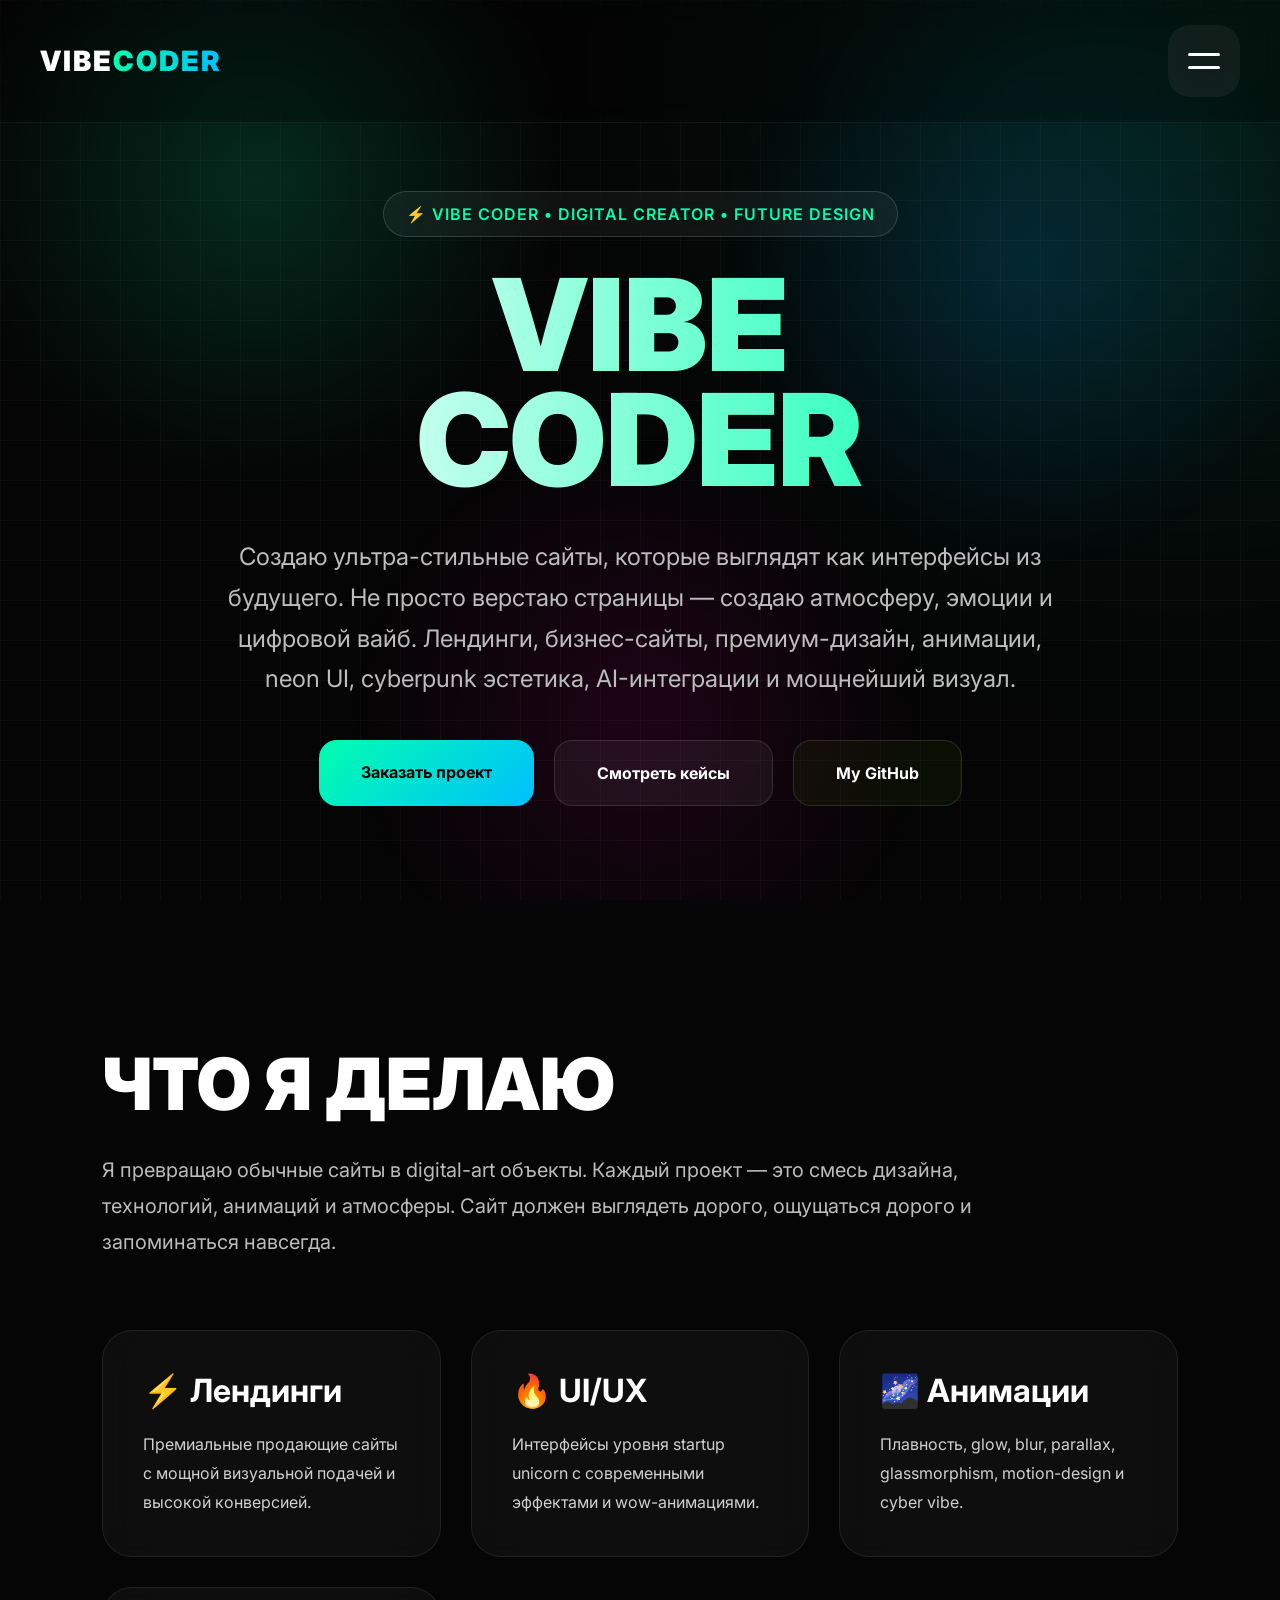
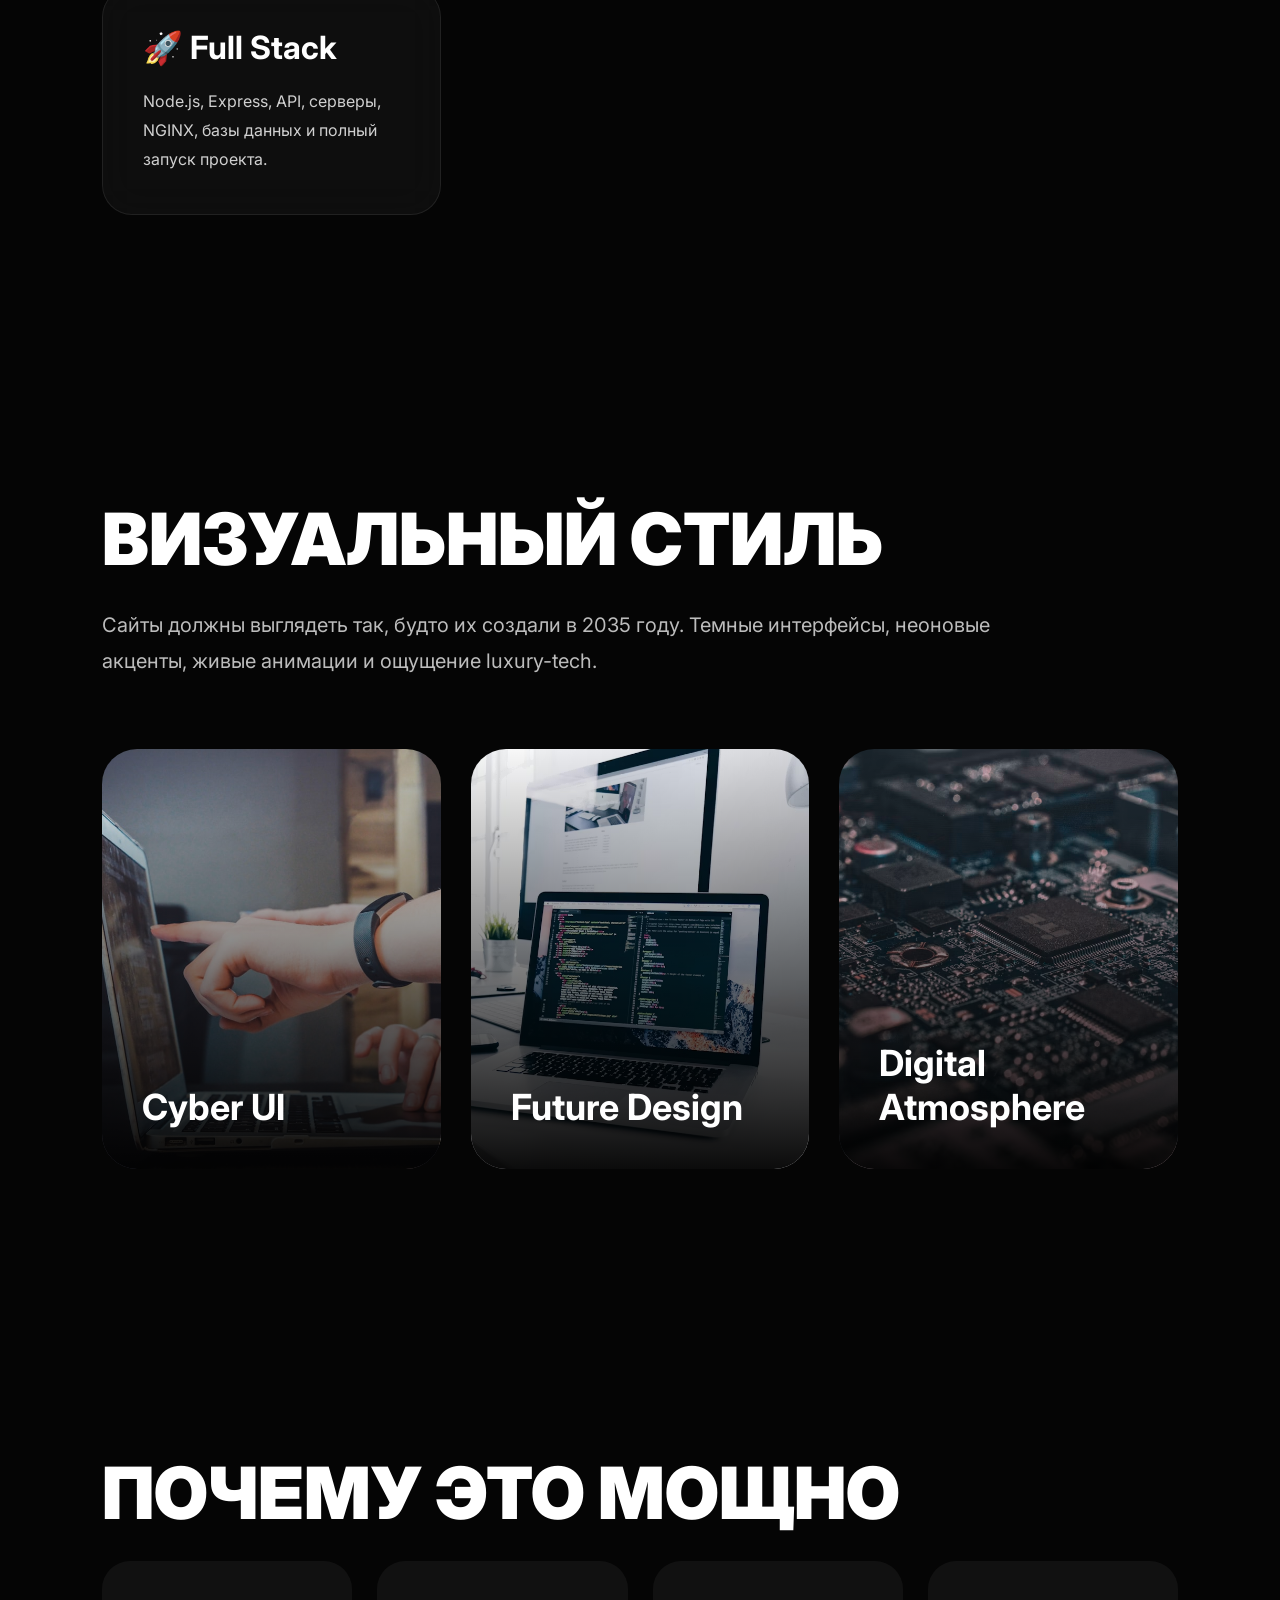
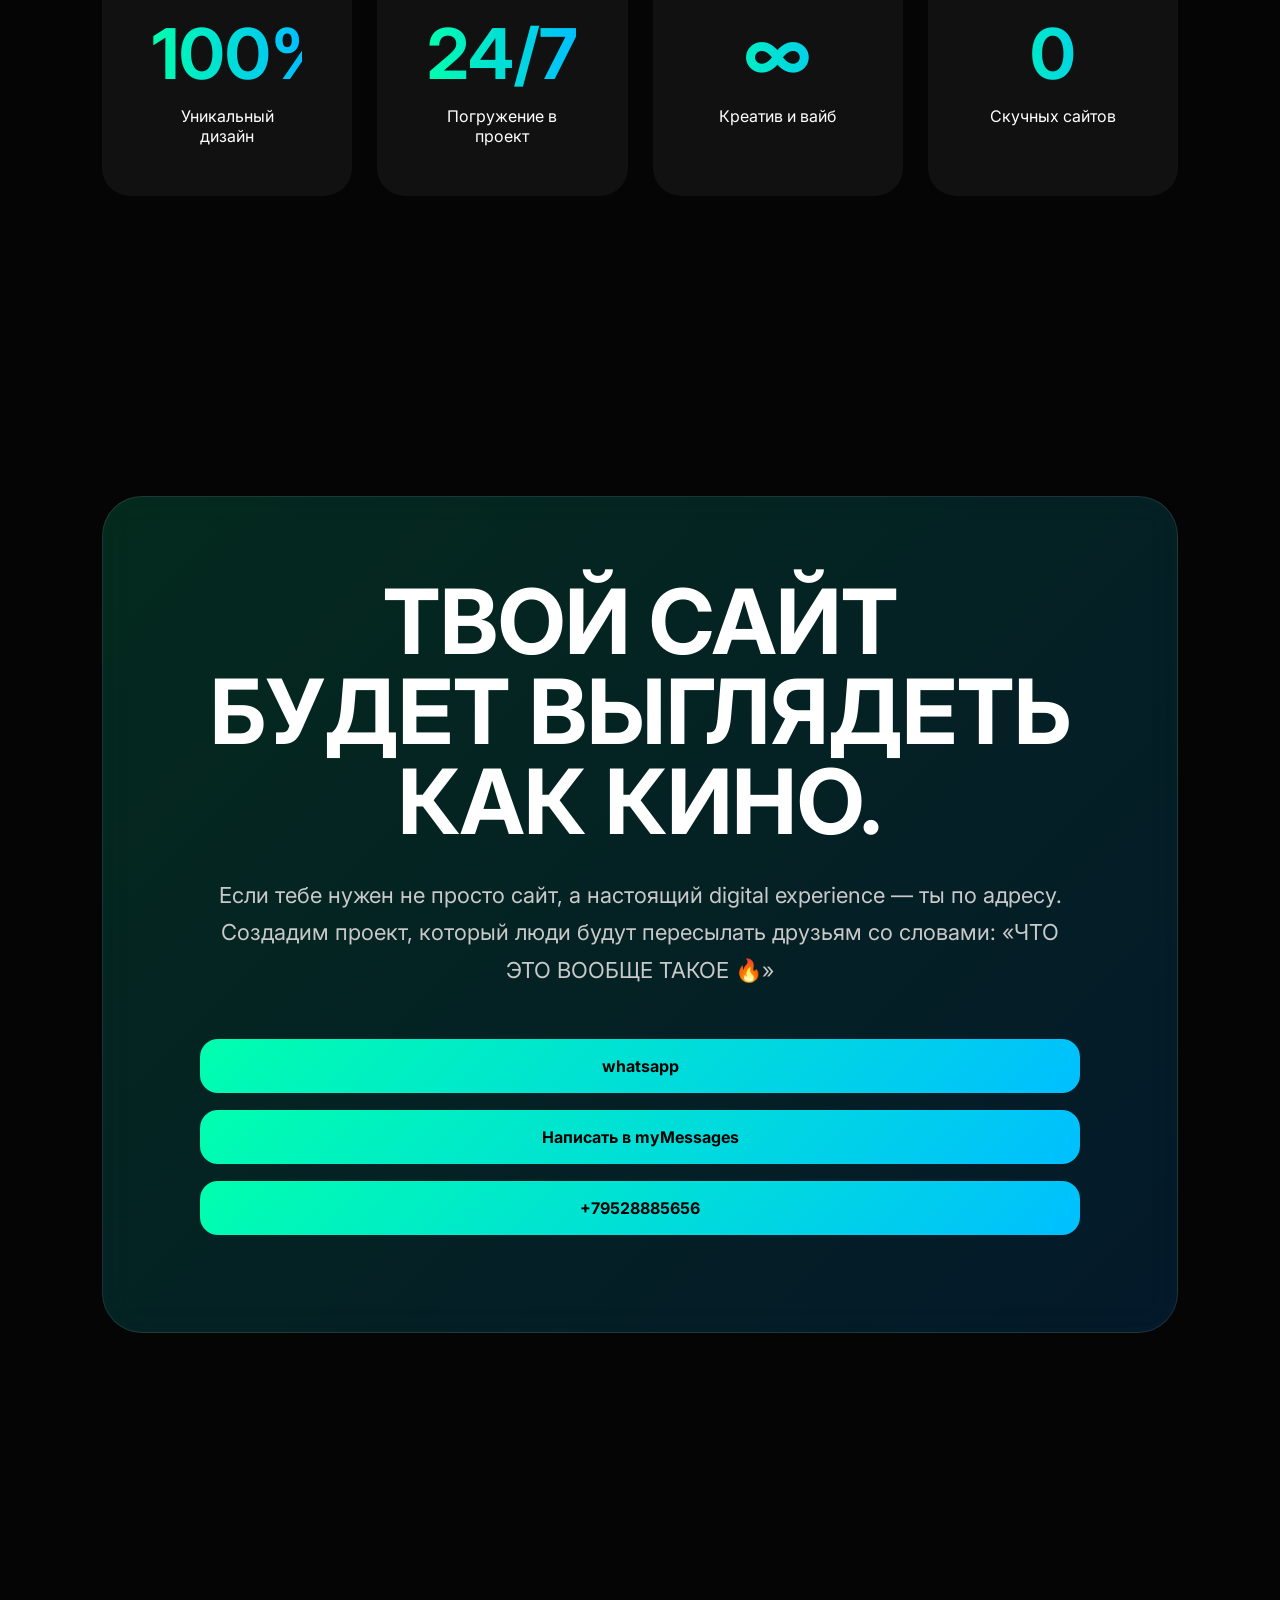
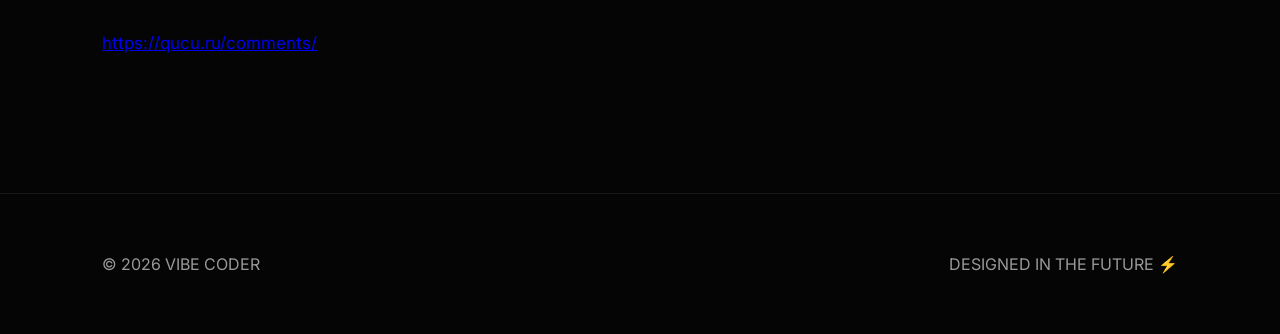
<file: index.html>
<!DOCTYPE html>
<html lang="ru">
<head>
<meta charset="UTF-8" />
<meta name="viewport" content="width=device-width, initial-scale=1.0"/>
<link rel="shortcut icon" href="Ыы.png" type="image/x-icon">
<title>VIBE CODER — Создание сайтов будущего</title>
<link rel="stylesheet" href="css/main.css">
<link rel="stylesheet" href="css/menu.css">
<link rel="canonical" href="https://vibe-code.qucu.ru">
<script src="https://challenges.cloudflare.com/turnstile/v0/api.js" async defer></script>



</head>
<body>

<div class="grid"></div>
<div class="glow"></div>

<header>

<div class="hero">
    <!-- NAVBAR -->

<nav class="navbar">

    <div class="logo">
        VIBE<span>CODER</span>
    </div>

    <button class="menu-toggle" id="menuToggle">
        <span></span>
        <span></span>
    </button>

</nav>
<!-- КНОПКА -->
<!-- <button class="menu-toggle" id="menuToggle">
    <span></span>
    <span></span>
    <span></span>
</button> -->

<!-- OVERLAY -->
<!-- <div class="menu-overlay" id="menuOverlay">

    <nav class="mega-menu" id="megaMenu">
        <a href="/">Главная</a>
        <a href="/projects">Проекты</a>
        <a href="/services">Услуги</a>
        <a href="/pricing">Цены</a>
        <a href="/contacts">Контакты</a>
    </nav>

</div> -->
<!-- FULLSCREEN MENU -->

<div class="fullscreen-menu" id="fullscreenMenu">
    <a href="/">Главная</a>
    <a href="/about">Услуги</a>
    <a href="https://qucu.ru/">Портфолио</a>
    <a href="https://qucu.ru/resume/Amir">Обо мне</a>
    <a href="/#footer">Контакты</a>
    <a href="https://github.com/amir248/vibe-code">GitHub</a>

    <div class="menu-footer">
        DIGITAL FUTURE EXPERIENCE ⚡
    </div>
</div>
<div class="badge">
⚡ VIBE CODER • DIGITAL CREATOR • FUTURE DESIGN
</div>

<h1>VIBE<br>
CODER</h1>

<p>
Создаю ультра-стильные сайты, которые выглядят как интерфейсы из будущего.
Не просто верстаю страницы — создаю атмосферу, эмоции и цифровой вайб.
Лендинги, бизнес-сайты, премиум-дизайн, анимации, neon UI, cyberpunk эстетика,
AI-интеграции и мощнейший визуал.
</p>

<div class="buttons">
<a href="tel:+79528885656" class="btn btn-primary">Заказать проект</a>
<a href="https://debian-nginx-nodejs.qucu.ru/" class="btn btn-dark">Смотреть кейсы</a>
<a href="https://github.com/amir248/vibe-code" class="btn btn-ok">My GitHub</a>
</div>

</div>

</header>

<section>

<h2 class="section-title">
Что я делаю
</h2>

<p class="section-text">
Я превращаю обычные сайты в digital-art объекты.
Каждый проект — это смесь дизайна, технологий, анимаций и атмосферы.
Сайт должен выглядеть дорого, ощущаться дорого и запоминаться навсегда.
</p>

<div class="cards">

<div class="card">
<h3>⚡ Лендинги</h3>
<p>
Премиальные продающие сайты с мощной визуальной подачей и высокой конверсией.
</p>
</div>

<div class="card">
<h3>🔥 UI/UX</h3>
<p>
Интерфейсы уровня startup unicorn с современными эффектами и wow-анимациями.
</p>
</div>

<div class="card">
<h3>🌌 Анимации</h3>
<p>
Плавность, glow, blur, parallax, glassmorphism, motion-design и cyber vibe.
</p>
</div>

<div class="card">
<h3>🚀 Full Stack</h3>
<p>
Node.js, Express, API, серверы, NGINX, базы данных и полный запуск проекта.
</p>
</div>

</div>

</section>

<section>

<h2 class="section-title">
Визуальный стиль
</h2>

<p class="section-text">
Сайты должны выглядеть так, будто их создали в 2035 году.
Темные интерфейсы, неоновые акценты, живые анимации и ощущение luxury-tech.
</p>

<div class="showcase">

<div class="work">
<img src="ok.jpeg" alt="">
<div class="overlay">
<h3>Cyber UI</h3>
</div>
</div>

<div class="work">
<img src="/first.jpeg" alt="">
<div class="overlay">
<h3>Future Design</h3>
</div>
</div>

<div class="work">
<img src="second.jpeg" alt="">
<div class="overlay">
<h3>Digital Atmosphere</h3>
</div>
</div>

</div>

</section>

<section>

<h2 class="section-title">
Почему это мощно
</h2>

<div class="stats">

<div class="stat">
<h2>100%</h2>
<p>Уникальный дизайн</p>
</div>

<div class="stat">
<h2>24/7</h2>
<p>Погружение в проект</p>
</div>

<div class="stat">
<h2>∞</h2>
<p>Креатив и вайб</p>
</div>

<div class="stat">
<h2>0</h2>
<p>Скучных сайтов</p>
</div>

</div>

</section>

<section class="cta">

<div class="cta-box">

<h2>
ТВОЙ САЙТ<br>
БУДЕТ ВЫГЛЯДЕТЬ<br>
КАК КИНО.
</h2>

<p>
Если тебе нужен не просто сайт, а настоящий digital experience —
ты по адресу.
Создадим проект, который люди будут пересылать друзьям со словами:
«ЧТО ЭТО ВООБЩЕ ТАКОЕ 🔥»
</p>

<a href="https://wa.me/79528885656?text=Hello%20I%20want%20to%20order%20a%20website" class="btn btn-bottom">
whatsapp
</a>

<a href="https://qucu.ru/profile/view/Amir" class="btn btn-bottom">
Написать в myMessages
</a>
<a id="Phone" href="tel:+79528885656" class="btn btn-bottom">
    +79528885656
    </a>
</div>

</section>
<section>
          <!--
          XXXXXXXXXXXXXXXXXXXXXXXXXXXXXXXXXXXXXXXXXXXXXXXXXXXXXXXXXXXXXXXXXXXXXXXXXXX
          Here commentsBlock!
          XXXXXXXXXXXXXXXXXXXXXXXXXXXXXXXXXXXXXXXXXXXXXXXXXXXXXXXXXXXXXXXXXXXXXXXXXXXX
        -->
        <div id="comments" style="width:100%;max-width:100%"></div>
        <a href="https://qucu.ru/comments" style="font-size: 17px;">https://qucu.ru/comments/</a>
      
        <script>
          async function loadAssets() {
          try{
            // Загружаем CSS
            const cssResponse = await fetch("https://qucu.ru/comments/style",{
              credentials: "include" // <- cookie
            });
            const cssText = await cssResponse.text();
            const style = document.createElement("style");
            style.textContent = cssText;
            document.head.append(style);
            // Загружаем JS
            const jsResponse = await fetch("https://qucu.ru/comments/js/7",{
              credentials: "include" // <- cookie
            });
            const jsText = await jsResponse.text();
            const js = document.createElement("script");
            js.type = "text/javascript";
            js.textContent = jsText;
            document.head.append(js);
            console.log("JS и CSS успешно подгружены!");
            }catch(err){console.error("Ошибка загрузки:", err)};
          }
        loadAssets();
        </script>
    </section>
<footer id="footer">

<p>
© 2026 VIBE CODER
</p>

<p>
DESIGNED IN THE FUTURE ⚡
</p>

</footer>

</body>
<script defer src="js/main.js"></script>
</html>
</file>
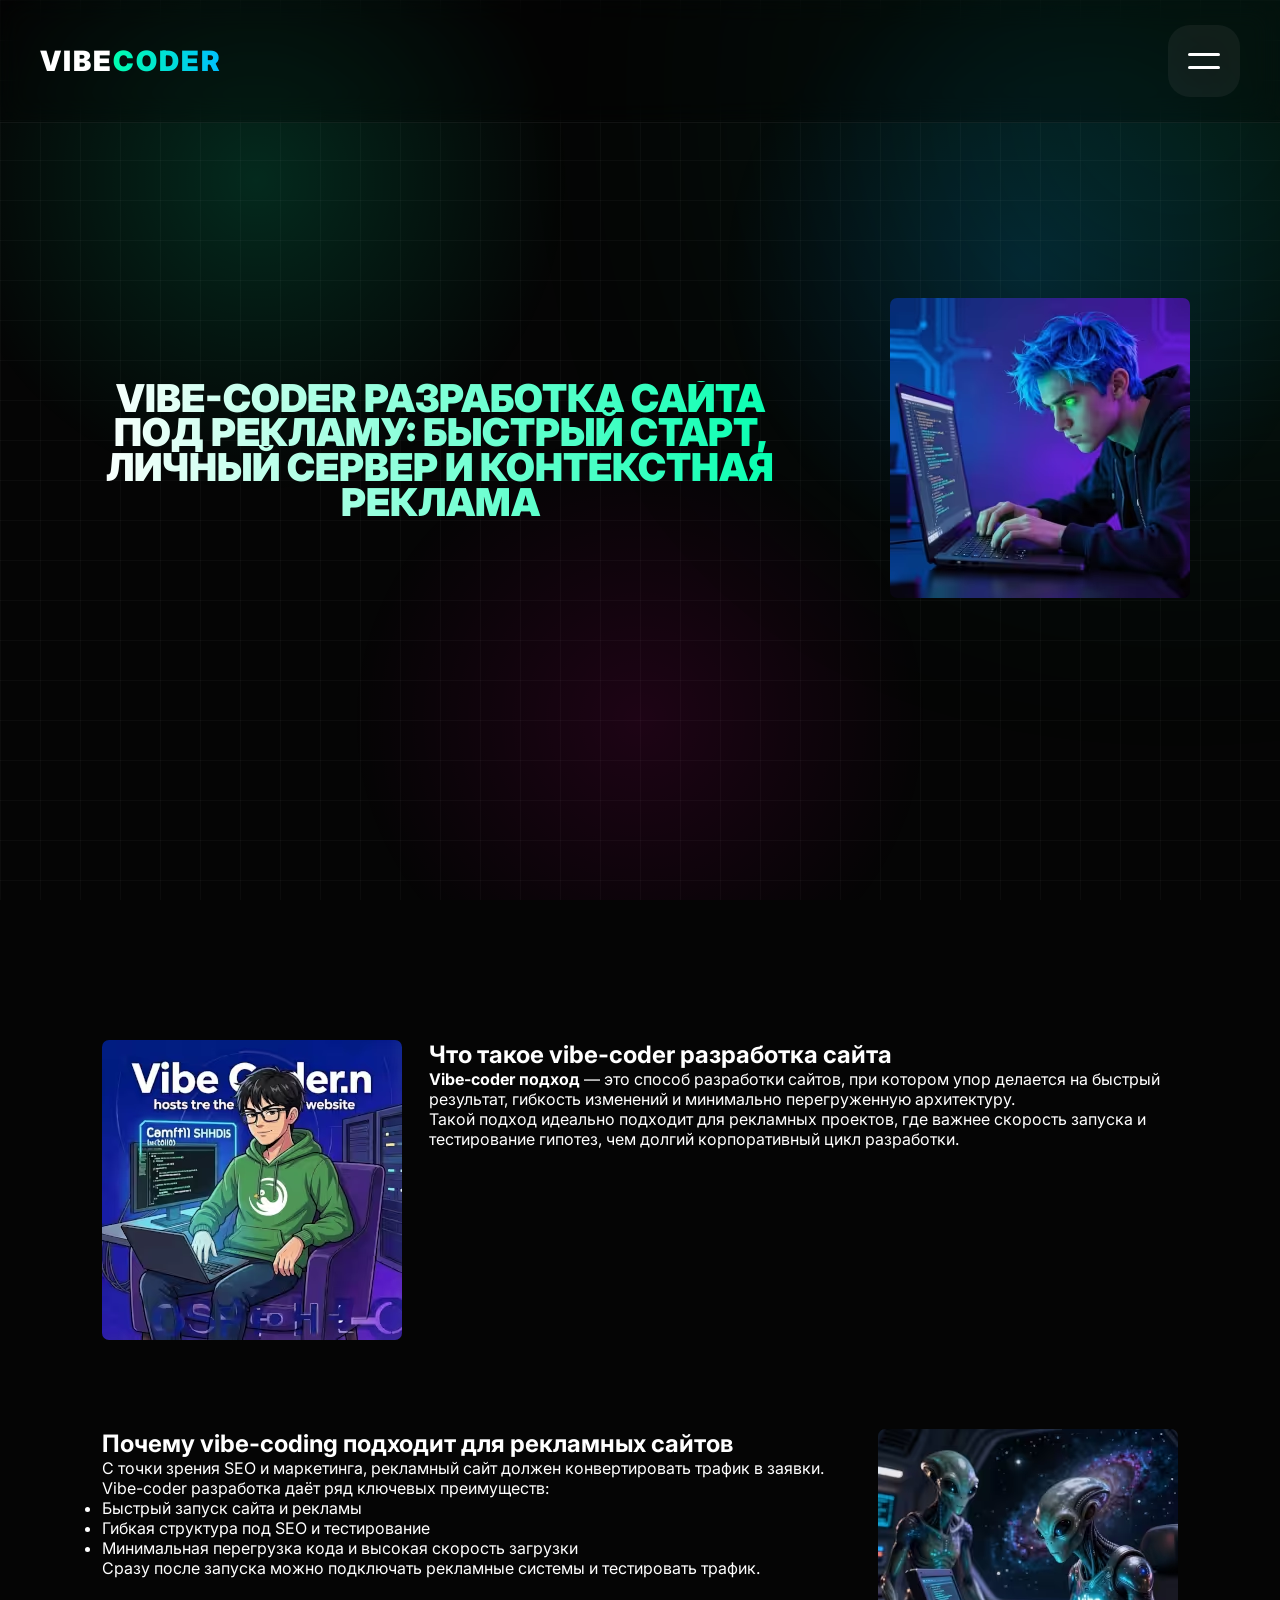
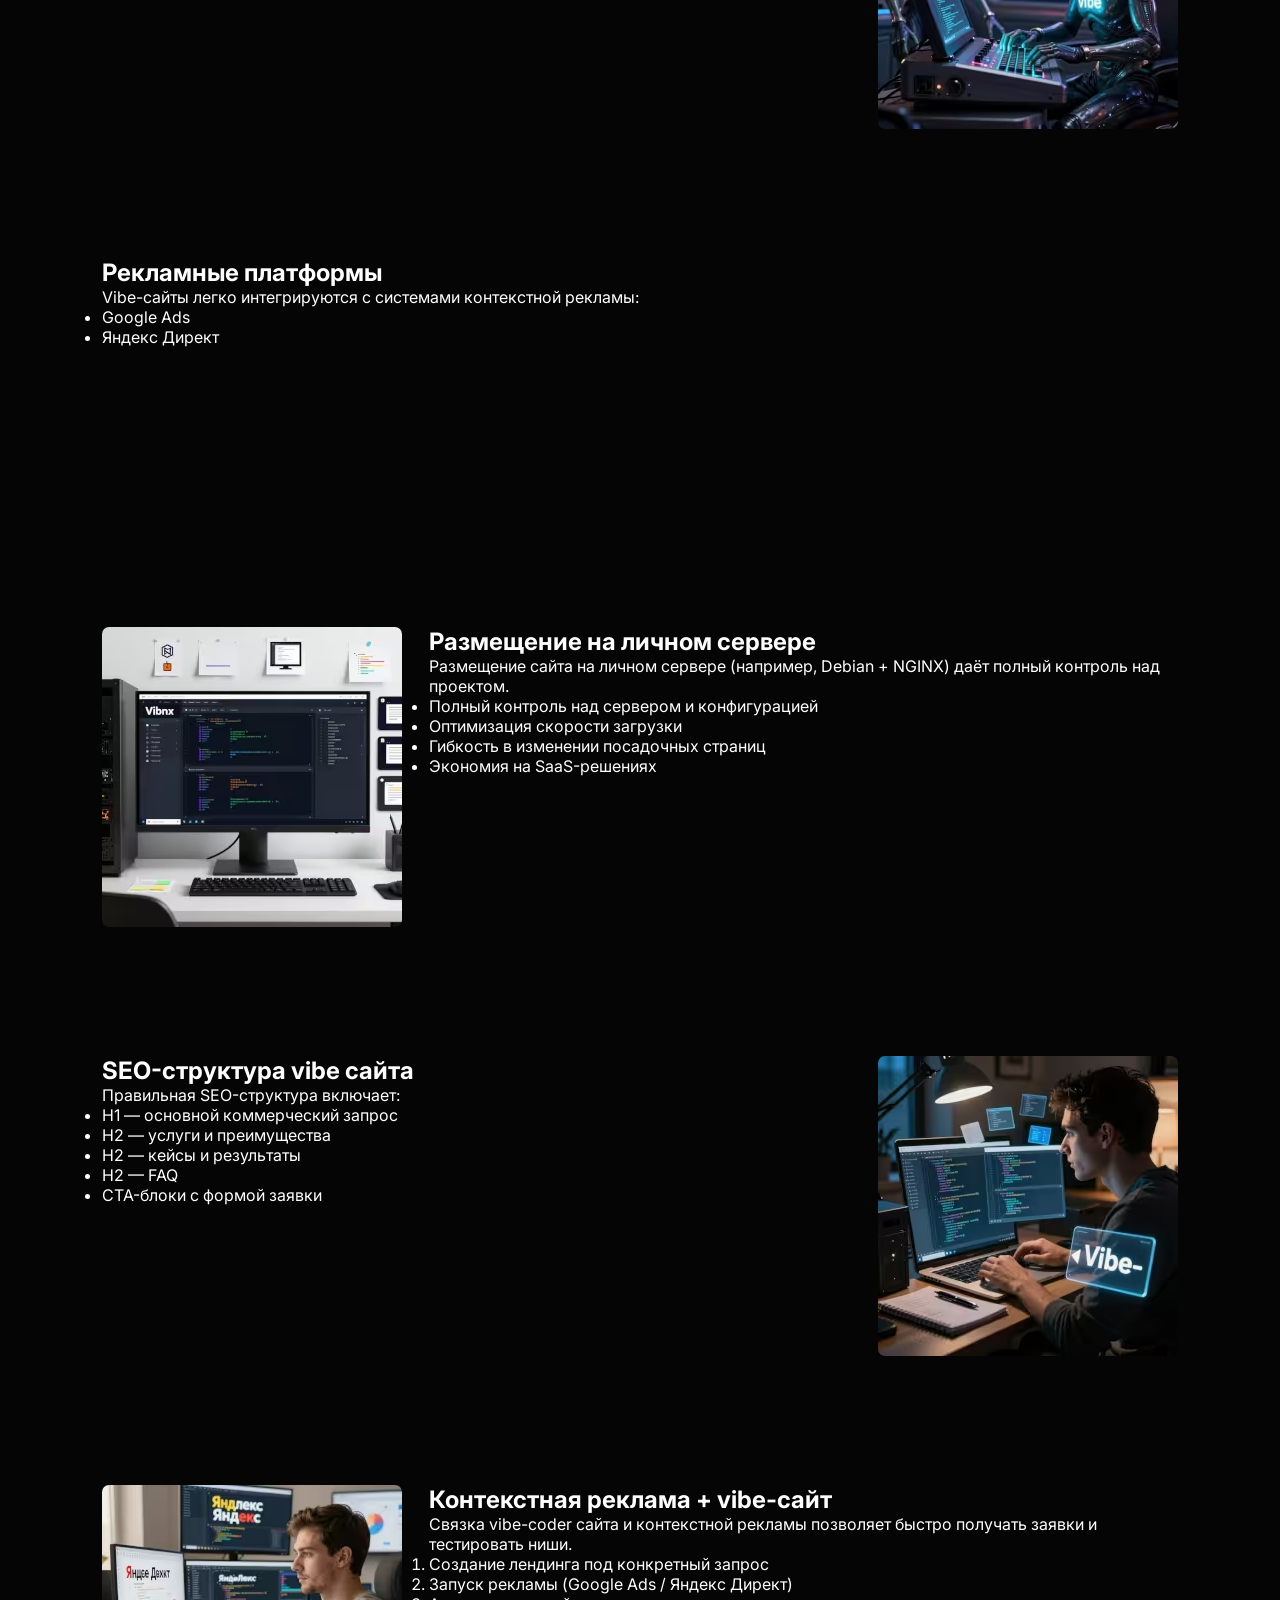
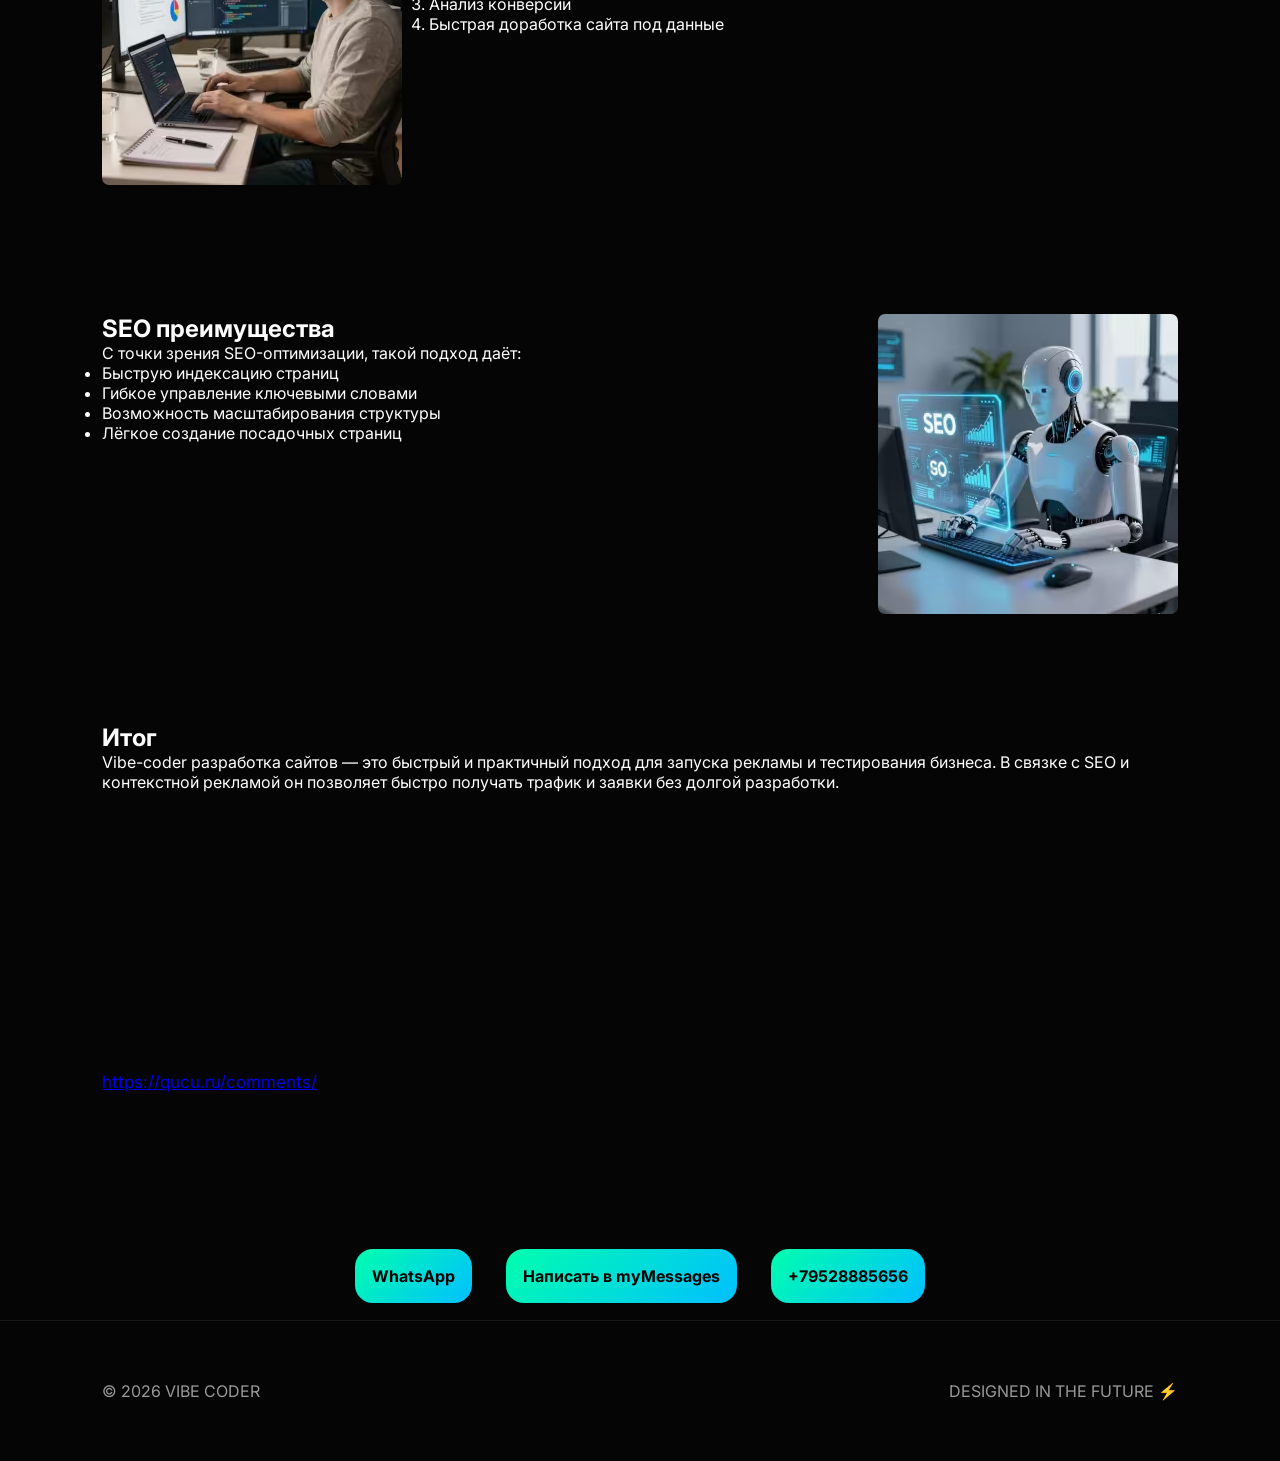
<file: about.html>
<!DOCTYPE html>
<html lang="ru">
<head>
    <meta charset="UTF-8">
    <meta name="viewport" content="width=device-width, initial-scale=1.0">
    
    <title>Vibe-coder разработка сайтов под рекламу | SEO + контекстная реклама</title>
    <meta name="description" content="Vibe-coder разработка сайтов для рекламы: быстрый запуск, личный сервер, SEO-оптимизация и контекстная реклама (Яндекс Директ, Google Ads).">
    <link rel="stylesheet" href="css/main.css">
    <link rel="stylesheet" href="css/menu.css">
    <script type="application/ld+json">
{
  "@context": "https://schema.org",
  "@type": "Article",
  "headline": "Vibe-coder разработка сайта под рекламу: быстрый старт, личный сервер и контекстная реклама",
  "description": "Vibe-coder разработка сайтов для рекламы: быстрый запуск, SEO-оптимизация, размещение на личном сервере и контекстная реклама (Яндекс Директ, Google Ads).",
  "inLanguage": "ru",
  "author": {
    "@type": "Person",
    "name": "Amir Navrutdinov"
  },
  "publisher": {
    "@type": "Organization",
    "name": "Personal Dev Server",
    "logo": {
      "@type": "ImageObject",
      "url": "https://vibe-code.qucu.ru/logo.png"
    }
  },
  "mainEntityOfPage": {
    "@type": "WebPage",
    "@id": "https://vibe-code.qucu.ru"
  },
  "keywords": [
    "vibe coding",
    "разработка сайта",
    "SEO",
    "контекстная реклама",
    "Яндекс Директ",
    "Google Ads",
    "личный сервер",
    "NGINX",
    "Debian"
  ],
  "about": [
    {
      "@type": "Thing",
      "name": "SEO"
    },
    {
      "@type": "Thing",
      "name": "Контекстная реклама"
    },
    {
      "@type": "Thing",
      "name": "Web Development"
    }
  ],
  "articleSection": "Web Development, Marketing, SEO",
  "datePublished": "2026-06-27",
  "dateModified": "2026-06-27"
}
</script>
<link rel="shortcut icon" href="Ыы.png" type="image/x-icon">
<link rel="canonical" href="https://vibe-code.qucu.ru/about">
<!-- Yandex.Metrika counter -->
<script type="text/javascript">
    (function(m,e,t,r,i,k,a){
        m[i]=m[i]||function(){(m[i].a=m[i].a||[]).push(arguments)};
        m[i].l=1*new Date();
        for (var j = 0; j < document.scripts.length; j++) {if (document.scripts[j].src === r) { return; }}
        k=e.createElement(t),a=e.getElementsByTagName(t)[0],k.async=1,k.src=r,a.parentNode.insertBefore(k,a)
    })(window, document,'script','https://mc.yandex.ru/metrika/tag.js?id=110194018', 'ym');

    ym(110194018, 'init', {ssr:true, webvisor:true, clickmap:true, ecommerce:"dataLayer", referrer: document.referrer, url: location.href, accurateTrackBounce:true, trackLinks:true});
</script>
<noscript><div><img src="https://mc.yandex.ru/watch/110194018" style="position:absolute; left:-9999px;" alt="" /></div></noscript>
<!-- /Yandex.Metrika counter -->
 <script src="https://challenges.cloudflare.com/turnstile/v0/api.js" async defer></script>


</head>
<body>

<article>
<div class="grid"></div>
<div class="glow"></div>
    <header>
        <nav class="navbar">

    <div class="logo">
        VIBE<span>CODER</span>
    </div>

    <button class="menu-toggle" id="menuToggle">
        <span></span>
        <span></span>
    </button>

</nav>
<div class="fullscreen-menu" id="fullscreenMenu">
    <a href="/">Главная</a>
    <a href="/about">Услуги</a>
    <a href=https://qucu.ru/">Портфолио</a>
    <a href="https://qucu.ru/resume/Amir.html">Обо мне</a>
    <a href="/#footer">Контакты</a>
    <a href="https://github.com/amir248/vibe-code">GitHub</a>

    <div class="menu-footer">
        DIGITAL FUTURE EXPERIENCE ⚡
    </div>
</div>
    <div class="hero3">
        <h1>Vibe-coder разработка сайта под рекламу: быстрый старт, личный сервер и контекстная реклама</h1>
        <picture>
            <source srcset="img/VibeCoder.avif" type="image/avif">
            <img src="img/VibeCoder.jpeg" alt="Vibe Coder">
        </picture>
    </div>
    </header>

    <section>
        <picture>
            <source srcset="img/vibeCoder.avif" type="image/avif">
            <img src="img/vibeCoder.jpeg" alt="Vibe coder whiting code" class="right">
        </picture>
        <h2>Что такое vibe-coder разработка сайта</h2>
        <p>
            <strong>Vibe-coder подход</strong> — это способ разработки сайтов, при котором упор делается на быстрый результат,
            гибкость изменений и минимально перегруженную архитектуру.
        </p>
        <p>
            Такой подход идеально подходит для рекламных проектов, где важнее скорость запуска и тестирование гипотез, чем
            долгий корпоративный цикл разработки.
        </p>
        
    </section>

    <section>
        <picture>
            <source srcset="img/foreignAgent.avif" type="image/avif">
            <img src="img/foreignAgent.jpeg" alt="Vibe coder ok" class="left">
        </picture>
        <h2>Почему vibe-coding подходит для рекламных сайтов</h2>
        <p>
            С точки зрения SEO и маркетинга, рекламный сайт должен конвертировать трафик в заявки.
            Vibe-coder разработка даёт ряд ключевых преимуществ:
        </p>

        <ul>
            <li>Быстрый запуск сайта и рекламы</li>
            <li>Гибкая структура под SEO и тестирование</li>
            <li>Минимальная перегрузка кода и высокая скорость загрузки</li>
        </ul>

        <p>
            Сразу после запуска можно подключать рекламные системы и тестировать трафик.
        </p>
    </section>

    <section>
        <h2>Рекламные платформы</h2>
        <p>
            Vibe-сайты легко интегрируются с системами контекстной рекламы:
        </p>
        <ul>
            <li>Google Ads</li>
            <li>Яндекс Директ</li>
        </ul>
    </section>

    <section>
        <picture>
            <source srcset="img/NGINX.avif" type="image/avif">
            <img src="img/NGINX.jpeg" alt="personal site NGINX" class="right">
        </picture>
        <h2>Размещение на личном сервере</h2>

        <p>
            Размещение сайта на личном сервере (например, Debian + NGINX) даёт полный контроль над проектом.
        </p>

        <ul>
            <li>Полный контроль над сервером и конфигурацией</li>
            <li>Оптимизация скорости загрузки</li>
            <li>Гибкость в изменении посадочных страниц</li>
            <li>Экономия на SaaS-решениях</li>
        </ul>
    </section>

    <section>
        <picture>
            <source srcset="img/SEO-VibeCoder.avif" type="image/avif">
            <img src="img/SEO-VibeCoder.jpeg" alt="SEO vibe coder" class="left">
        </picture>
        <h2>SEO-структура vibe сайта</h2>

        <p>Правильная SEO-структура включает:</p>

        <ul>
            <li>H1 — основной коммерческий запрос</li>
            <li>H2 — услуги и преимущества</li>
            <li>H2 — кейсы и результаты</li>
            <li>H2 — FAQ</li>
            <li>CTA-блоки с формой заявки</li>
        </ul>
    </section>

    <section>
        <picture>
            <source srcset="img/yandexDirect.avif" type="image/avif">
            <img src="img/yandexDirect.jpeg" alt="настройка контекстной рекламы" class="right">
        </picture>
        <h2>Контекстная реклама + vibe-сайт</h2>

        <p>
            Связка vibe-coder сайта и контекстной рекламы позволяет быстро получать заявки и тестировать ниши.
        </p>

        <ol>
            <li>Создание лендинга под конкретный запрос</li>
            <li>Запуск рекламы (Google Ads / Яндекс Директ)</li>
            <li>Анализ конверсий</li>
            <li>Быстрая доработка сайта под данные</li>
        </ol>
    </section>

    <section>
        <picture>
            <source srcset="img/SEO-ok.avif" type="image/avif">
            <img src="img/SEO-ok.jpeg" alt="SEO преимущества" class="left">
        </picture>
        <h2>SEO преимущества</h2>

        <p>
            С точки зрения SEO-оптимизации, такой подход даёт:
        </p>

        <ul>
            <li>Быструю индексацию страниц</li>
            <li>Гибкое управление ключевыми словами</li>
            <li>Возможность масштабирования структуры</li>
            <li>Лёгкое создание посадочных страниц</li>
        </ul>
    </section>

    <section>
        <h2>Итог</h2>

        <p>
            Vibe-coder разработка сайтов — это быстрый и практичный подход для запуска рекламы и тестирования бизнеса.
            В связке с SEO и контекстной рекламой он позволяет быстро получать трафик и заявки без долгой разработки.
        </p>
    </section>
    <section>
          <!--
          XXXXXXXXXXXXXXXXXXXXXXXXXXXXXXXXXXXXXXXXXXXXXXXXXXXXXXXXXXXXXXXXXXXXXXXXXXX
          Here commentsBlock!
          XXXXXXXXXXXXXXXXXXXXXXXXXXXXXXXXXXXXXXXXXXXXXXXXXXXXXXXXXXXXXXXXXXXXXXXXXXXX
        -->
        <div id="comments" style="width:100%;max-width:100%"></div>
        <a href="https://qucu.ru/comments" style="font-size: 17px;">https://qucu.ru/comments/</a>
      
        <script>
          async function loadAssets() {
          try{
            // Загружаем CSS
            const cssResponse = await fetch("https://qucu.ru/comments/style",{
              credentials: "include" // <- cookie
            });
            const cssText = await cssResponse.text();
            const style = document.createElement("style");
            style.textContent = cssText;
            document.head.append(style);
            // Загружаем JS
            const jsResponse = await fetch("https://qucu.ru/comments/js/7",{
              credentials: "include" // <- cookie
            });
            const jsText = await jsResponse.text();
            const js = document.createElement("script");
            js.type = "text/javascript";
            js.textContent = jsText;
            document.head.append(js);
            console.log("JS и CSS успешно подгружены!");
            }catch(err){console.error("Ошибка загрузки:", err)};
          }
        loadAssets();
        </script>
    </section>
<div class="box">
    <a id="whatsapp" href="https://wa.me/79528885656?text=Hello%20I%20want%20to%20order%20a%20website" class="btn btn-bottom">
    WhatsApp
    </a>

    <a id="myMessages" href="https://qucu.ru/profile/view/Amir" class="btn btn-bottom">
    Написать в myMessages
    </a>
    <a id="Phone" href="tel:+79528885656" class="btn btn-bottom">
    +79528885656
    </a>
</div>
</article>
<footer>


<p>
© 2026 VIBE CODER
</p>

<p>
DESIGNED IN THE FUTURE ⚡
</p>


</footer>
</body>
<script defer src="/js/main.js"></script>
</html>
</file>
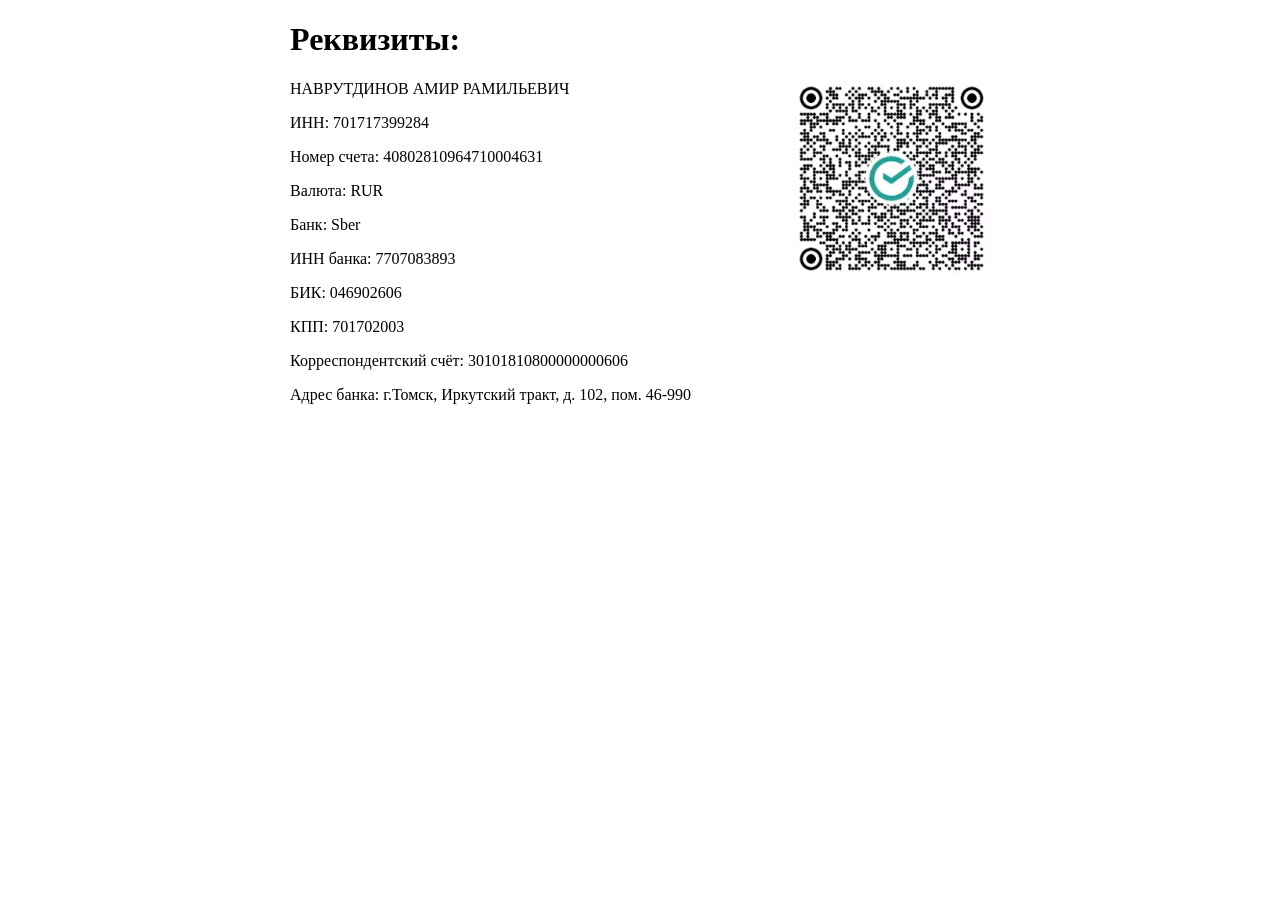
<file: code.html>
<!DOCTYPE html>
<html lang="en">
<head>
    <meta charset="UTF-8">
    <meta name="viewport" content="width=device-width, initial-scale=1.0">
    <title>QR Code</title>
    <link rel="shortcut icon" href="img/ico.png" type="image/x-icon">
    <style>
        main{
            width:100%;
            max-width:700px;
            margin-left:auto;
            margin-right:auto;

        }
        .qr-code{
            /* height: 197px; */
            max-width: 197px;
            width:100%;
            overflow: hidden;
            opacity: 1;
            float: right;
            margin-left: 17px;
        }
        picture > img{
            float:right;
            max-width:197px;
            width:100%;
        }
        @media(max-width:400px){
            .qr-code{
                max-width:100%;
            }
            picture > img{
                max-width:100%;
                float:none;
            }
        }
        
    </style>
</head>
<body>
    <main>
        
</div>
        <h1>Реквизиты:</h1>
            <picture>
                <source srcset="img/QRsber700.avif"  type="image/avif">
                <source srcset="img/QRsber700.webp"  type="image/webp">
                <source srcset="img/QRsber700.png" type="image/png">
                <img src="img/QRsber.png" alt="qrCodeFromPayment" class="qr-code">
                 <!-- <object type="image/svg+xml" data="img/qrCode.svg" width="300" height="300">
                    Ваш браузер не поддерживает SVG
                </object> -->
            </picture>
            <p>НАВРУТДИНОВ АМИР РАМИЛЬЕВИЧ</p>
           
            <p>ИНН: 701717399284</p>
            <p>Номер счета: 40802810964710004631</p>
            <p>Валюта: RUR</p>
            <p>Банк: Sber</p>
            <p>ИНН банка: 7707083893</p>
            <p>БИК: 046902606</p>
            <p>КПП: 701702003</p>
            <p>Корреспондентский счёт: 30101810800000000606</p>
            <p>Адрес банка:   г.Томск, Иркутский тракт, д. 102, пом. 46-990</p>
    </main>
</body>
</html>
</file>
<file: css/main.css>
@font-face {
    font-family: 'Inter';
    src: url('../Inter/Inter-VariableFont_opsz,wght.ttf') format('truetype');
    font-weight: 100 900;
    font-style: normal;
}

@font-face {
    font-family: 'Inter';
    src: url('../Inter/Inter-Italic-VariableFont_opsz,wght.ttf') format('truetype');
    font-weight: 100 900;
    font-style: italic;
}
*{
    margin:0;
    padding:0;
    box-sizing:border-box;
}

body{
    font-family:'Inter',sans-serif;
    background:#050505;
    color:white;
    overflow-x:hidden;
}

body::before{
    content:'';
    position:fixed;
    inset:0;
    background:
    radial-gradient(circle at 20% 20%, rgba(0,255,170,0.15), transparent 25%),
    radial-gradient(circle at 80% 30%, rgba(0,140,255,0.15), transparent 25%),
    radial-gradient(circle at 50% 80%, rgba(255,0,170,0.1), transparent 30%);
    z-index:-2;
}

.grid{
    position:fixed;
    inset:0;
    background-image:
    linear-gradient(rgba(255,255,255,0.03) 1px, transparent 1px),
    linear-gradient(90deg, rgba(255,255,255,0.03) 1px, transparent 1px);
    background-size:40px 40px;
    z-index:-1;
}

header{
    min-height:100vh;
    display:flex;
    align-items:center;
    justify-content:center;
    position:relative;
    padding:40px;
}

.hero{
    text-align:center;
    max-width:1200px;
}

.badge{
    display:inline-block;
    padding:12px 22px;
    border:1px solid rgba(255,255,255,0.15);
    border-radius:999px;
    background:rgba(255,255,255,0.05);
    backdrop-filter:blur(10px);
    margin-bottom:30px;
    color:#00ffae;
    font-weight:600;
    letter-spacing:1px;
    margin-top:97px; /* important */
}

.hero h1{
    font-size:clamp(60px,10vw,180px);
    font-weight:900;
    line-height:0.9;
    text-transform:uppercase;
    background:linear-gradient(90deg,#fff,#00ffae,#00bfff,#fff);
    background-size:300% 300%;
    -webkit-background-clip:text;
    -webkit-text-fill-color:transparent;
    animation:gradient 10s ease infinite;
}
.hero3{
    display:flex;
    justify-content: space-around;
    align-items: center;
    flex-wrap: wrap;
    text-align: center;
    width:100%;
    max-width:1200px;
    min-height: 400px;
}
.hero3 h1{
    width:100%;
    max-width:700px;
    font-size:clamp(20px,3vw,180px);
    font-weight:900;
    line-height:0.9;
    text-transform:uppercase;
    background:linear-gradient(90deg,#fff,#00ffae,#00bfff,#fff);
    background-size:300% 300%;
    -webkit-background-clip:text;
    -webkit-text-fill-color:transparent;
    animation:gradient 10s ease infinite;
}
@keyframes gradient{
    0%{background-position:0% 50%;}
    50%{background-position:100% 50%;}
    100%{background-position:0% 50%;}
}

.hero p{
    margin:40px auto;
    max-width:850px;
    font-size:24px;
    line-height:1.7;
    color:#bdbdbd;
}

.buttons{
    display:flex;
    gap:20px;
    justify-content:center;
    flex-wrap:wrap;
}

.btn{
    padding:22px 42px;
    border-radius:18px;
    text-decoration:none;
    font-weight:700;
    transition:0.4s;
    position:relative;
    overflow:hidden;
}

.btn-primary{
    background:linear-gradient(135deg,#00ffae,#00bfff);
    color:black;
}

.btn-primary:hover{
    transform:translateY(-8px) scale(1.03);
    box-shadow:0 20px 60px rgba(0,255,170,0.4);
}

.btn-dark{
    border:1px solid rgba(255,255,255,0.12);
    background:rgba(255,255,255,0.05);
    color:white;
}
.btn-ok{
    border:1px solid rgba(255,255,255,0.12);
    background:rgba(112, 207, 2, 0.05);
    color:white;
}
.btn-ok:hover{
    background:#00ffae;
    color:black;
    transform:translateY(-8px);
}

.btn-dark:hover{
    background:white;
    color:black;
    transform:translateY(-8px);
}
.btn-bottom{
    background:linear-gradient(135deg,#00ffae,#00bfff);
    color:black;
    padding:17px;
    margin:17px;
    display:block;
}
.btn-bottom:hover{
    transform:translateY(-8px) scale(1.03);
    box-shadow:0 20px 60px rgba(0,255,170,0.4);
}
section{
    padding:140px 8%;
}

.section-title{
    font-size:72px;
    margin-bottom:25px;
    font-weight:900;
    text-transform:uppercase;
}

.section-text{
    color:#bcbcbc;
    max-width:900px;
    line-height:1.8;
    font-size:20px;
    margin-bottom:70px;
}

.cards{
    display:grid;
    grid-template-columns:repeat(auto-fit,minmax(280px,1fr));
    gap:30px;
}

.card{
    background:rgba(255,255,255,0.04);
    border:1px solid rgba(255,255,255,0.08);
    border-radius:30px;
    padding:40px;
    transition:0.5s;
    backdrop-filter:blur(20px);
    position:relative;
    overflow:hidden;
}

.card::before{
    content:'';
    position:absolute;
    inset:-2px;
    background:linear-gradient(135deg,#00ffae,#00bfff,#ff00aa);
    opacity:0;
    transition:0.5s;
    z-index:-1;
}

.card:hover::before{
    opacity:1;
}

.card:hover{
    transform:translateY(-15px) scale(1.02);
}

.card h3{
    font-size:32px;
    margin-bottom:20px;
}

.card p{
    color:#d0d0d0;
    line-height:1.8;
}

.showcase{
    display:grid;
    grid-template-columns:repeat(auto-fit,minmax(320px,1fr));
    gap:30px;
}

.work{
    height:420px;
    border-radius:35px;
    overflow:hidden;
    position:relative;
    background:#111;
}

.work img{
    width:100%;
    height:100%;
    object-fit:cover;
    transition:1s;
}

.work:hover img{
    transform:scale(1.15);
}

.overlay{
    position:absolute;
    inset:0;
    background:linear-gradient(to top, rgba(0,0,0,0.95), transparent);
    display:flex;
    align-items:flex-end;
    padding:40px;
}

.overlay h3{
    font-size:36px;
}

.stats{
    display:grid;
    grid-template-columns:repeat(auto-fit,minmax(200px,1fr));
    gap:25px;
}

.stat{
    padding:50px;
    border-radius:28px;
    background:rgba(255,255,255,0.05);
    text-align:center;
}

.stat h2{
    font-size:70px;
    margin-bottom:10px;
    background:linear-gradient(90deg,#00ffae,#00bfff);
    -webkit-background-clip:text;
    -webkit-text-fill-color:transparent;
}

.cta{
    text-align:center;
    padding:160px 8%;
}

.cta-box{
    padding:80px;
    border-radius:40px;
    background:linear-gradient(135deg,rgba(0,255,170,0.15),rgba(0,140,255,0.15));
    border:1px solid rgba(255,255,255,0.1);
    backdrop-filter:blur(20px);
}

.cta h2{
    font-size:90px;
    line-height:1;
    margin-bottom:30px;
}

.cta p{
    max-width:850px;
    margin:0 auto 50px;
    font-size:22px;
    color:#c9c9c9;
    line-height:1.7;
}

footer{
    padding:60px 8%;
    border-top:1px solid rgba(255,255,255,0.08);
    display:flex;
    justify-content:space-between;
    flex-wrap:wrap;
    gap:20px;
}

footer p{
    color:#999;
}

.glow{
    position:absolute;
    width:600px;
    height:600px;
    background:#00ffae;
    filter:blur(180px);
    opacity:0.15;
    border-radius:50%;
    top:-200px;
    right:-200px;
}

@media(max-width:768px){

.hero p{
    font-size:18px;
}

.section-title{
    font-size:48px;
}

.cta h2{
    font-size:52px;
}

.cta-box{
    padding:50px 30px;
}

}

picture > img{
    width:100%;
    max-width:300px;
    border-radius: 7px;
}
.right{
    float:left;
    margin-right:27px;
}
.left{
    float:right;
    margin-left:27px;
}
@media(max-width:777px){
    .right{
        float:none;
        margin:0;
        width:100%;
        max-width:100%;
    }
    .left{
        float:none;
        margin:0;
        width:100%;
        max-width:100%;
    }
}
.box{
    display: flex;
    flex-wrap:wrap;
    justify-content: center;
    align-items: center;
}
</file>
<file: css/menu.css>
.navbar{
    position:fixed;
    top:0;
    left:0;
    width:100%;
    padding:25px 40px;
    display:flex;
    justify-content:space-between;
    align-items:center;
    z-index:1000;
    backdrop-filter:blur(14px);
    background:rgba(0,0,0,0.25);
    border-bottom:1px solid rgba(255,255,255,0.06);
}

.logo{
    font-size:28px;
    font-weight:900;
    letter-spacing:2px;
    color:white;
}

.logo span{
    background:linear-gradient(90deg,#00ffae,#00bfff);
    -webkit-background-clip:text;
    -webkit-text-fill-color:transparent;
}

.menu-toggle{
    width:72px;
    height:72px;
    border-radius:22px;
    border:none;
    cursor:pointer;
    background:rgba(255,255,255,0.06);
    backdrop-filter:blur(20px);
    display:flex;
    justify-content:center;
    align-items:center;
    flex-direction:column;
    gap:10px;
    transition:0.4s;
    position:relative;
    z-index:2000;
}

.menu-toggle:hover{
    transform:scale(1.08);
    background:rgba(255,255,255,0.12);
}

.menu-toggle span{
    width:32px;
    height:3px;
    border-radius:999px;
    background:white;
    transition:0.4s;
}

.menu-toggle.active span:nth-child(1){
    transform:rotate(45deg) translateY(9px);
}

.menu-toggle.active span:nth-child(2){
    transform:rotate(-45deg) translateY(-9px);
}

.fullscreen-menu{
    position:fixed;
    inset:0;
    background:rgba(0,0,0,0.94);
    backdrop-filter:blur(30px);
    display:flex;
    flex-direction:column;
    justify-content:center;
    align-items:center;
    gap:30px;
    z-index:1500;

    opacity:0;
    visibility:hidden;
    transform:scale(1.08);

    transition:
    opacity 0.5s ease,
    transform 0.5s ease,
    visibility 0.5s;
}

.fullscreen-menu.active{
    opacity:1;
    visibility:visible;
    transform:scale(1);
    z-index:2;
}

.fullscreen-menu::before{
    content:'';
    position:absolute;
    width:700px;
    height:700px;
    background:#00ffae;
    filter:blur(180px);
    opacity:0.12;
    border-radius:50%;
    z-index:-1;
}

.fullscreen-menu a{
    color:white;
    text-decoration:none;
    font-size:clamp(42px,6vw,90px);
    font-weight:900;
    text-transform:uppercase;
    letter-spacing:4px;
    position:relative;
    transition:0.35s;
}

.fullscreen-menu a:hover{
    transform:translateX(12px);
    color:#00ffae;
}

.fullscreen-menu a::after{
    content:'';
    position:absolute;
    left:0;
    bottom:-8px;
    width:0%;
    height:4px;
    background:linear-gradient(90deg,#00ffae,#00bfff);
    transition:0.4s;
    border-radius:999px;
}

.fullscreen-menu a:hover::after{
    width:100%;
}

.menu-footer{
    position:absolute;
    bottom:40px;
    color:#777;
    font-size:14px;
    letter-spacing:3px;
}

@media(max-width:768px){

.navbar{
    padding:20px;
}

.menu-toggle{
    width:62px;
    height:62px;
}

.fullscreen-menu{
    gap:20px;
}

}
@media(min-width:768px){
    .fullscreen-menu a{
        font-size:30px;
    }
}
</file>
